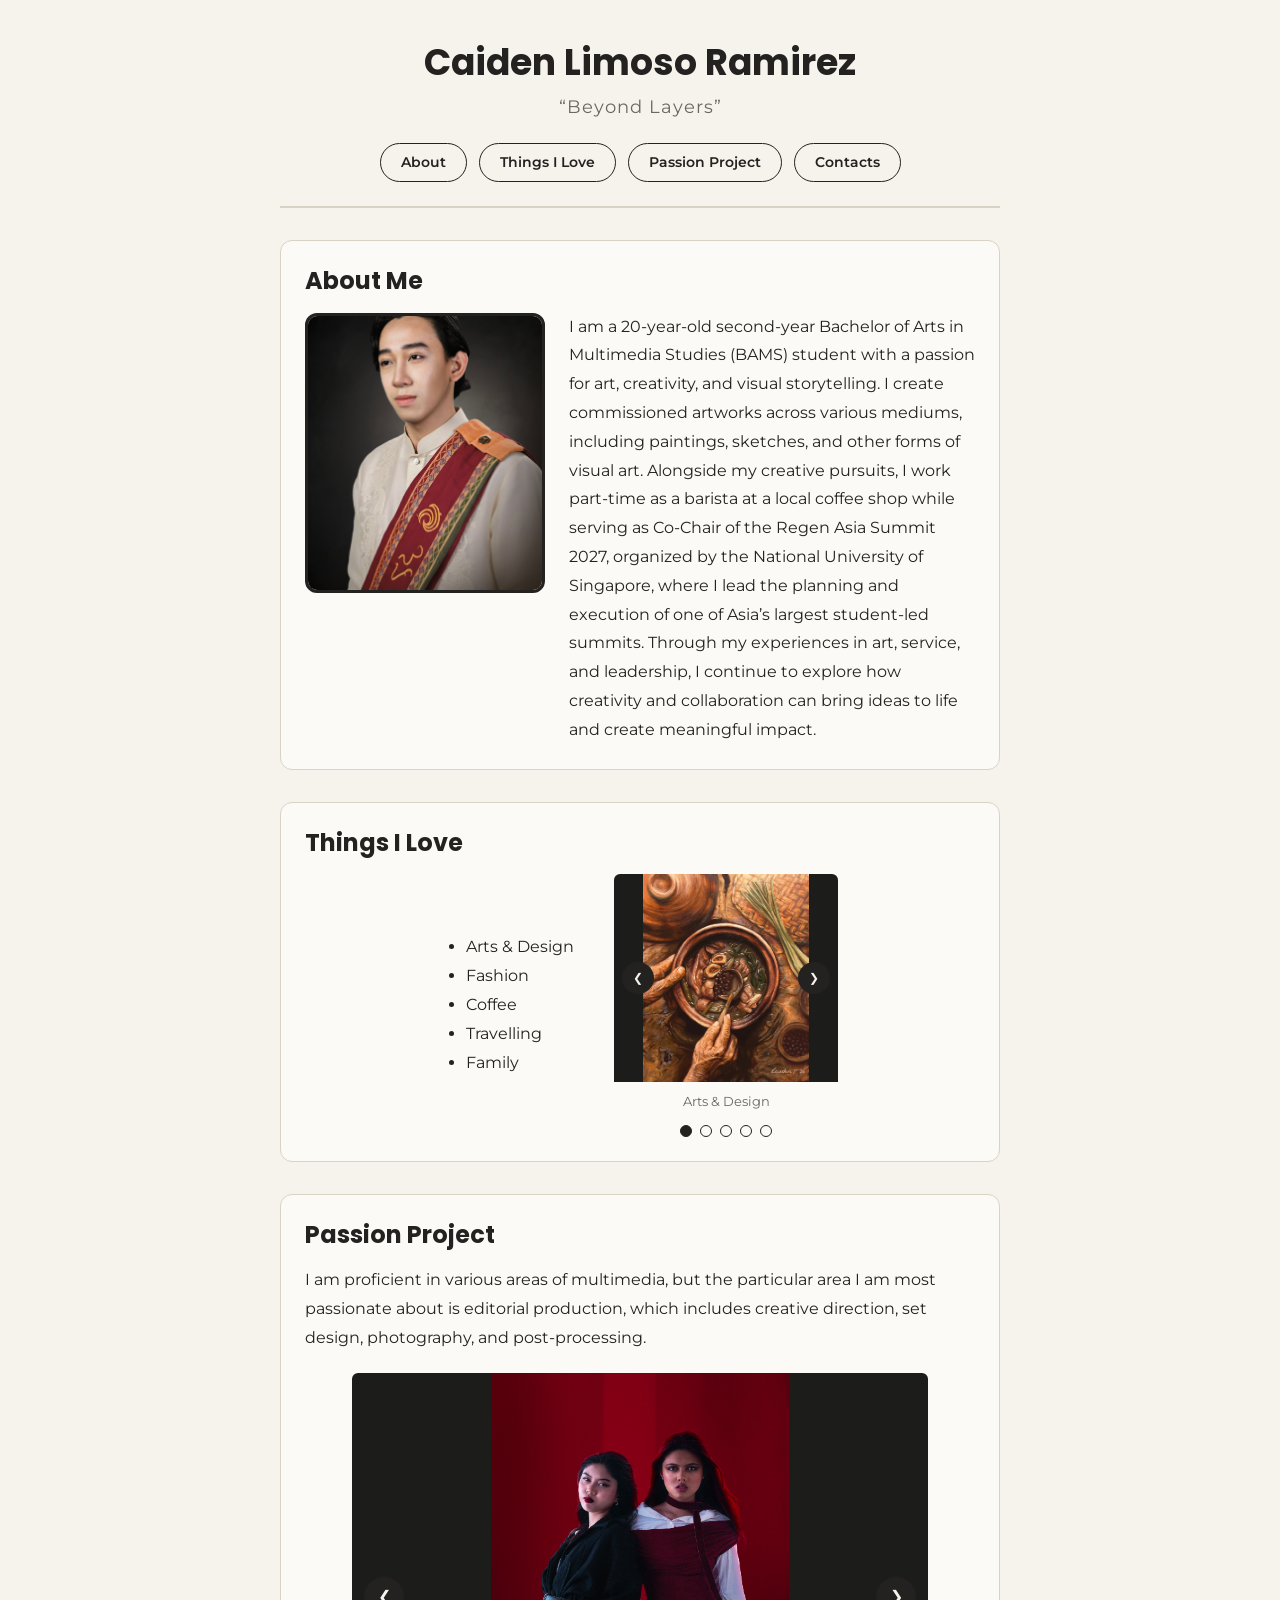
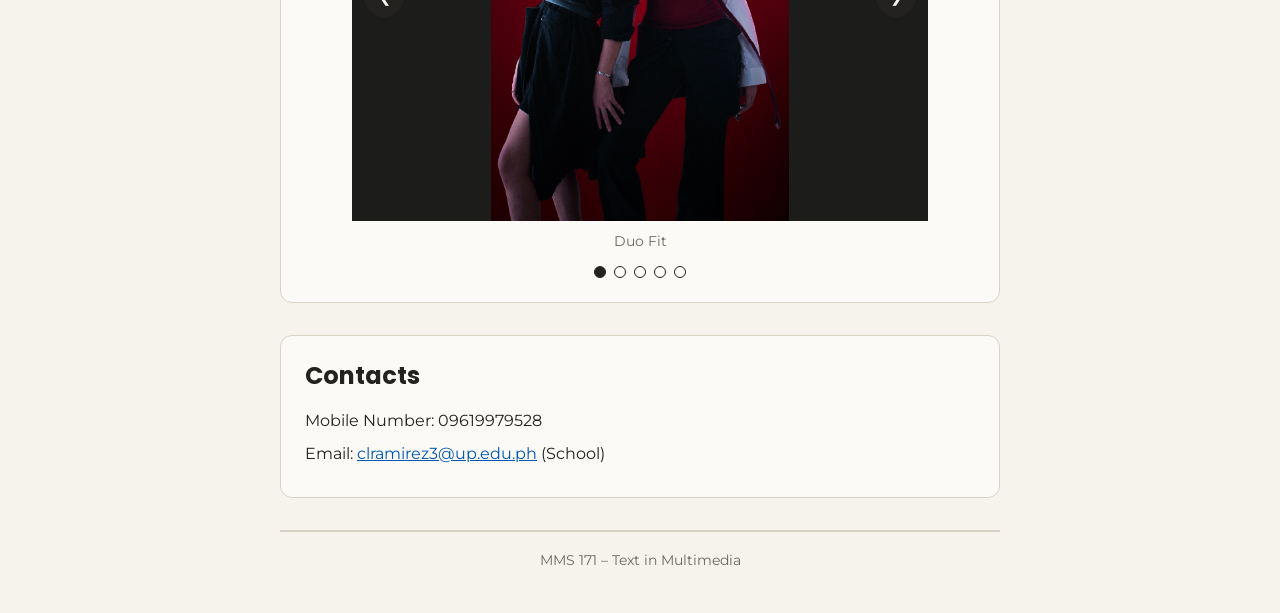
<file: Index.html>
<!DOCTYPE html>
<html lang="en">
<head>
  <meta charset="UTF-8">
  <meta name="viewport" content="width=device-width, initial-scale=1.0">
  <title>Caiden Limoso Ramirez - Profile</title>

  <link rel="preconnect" href="https://fonts.googleapis.com">
  <link rel="preconnect" href="https://fonts.gstatic.com" crossorigin>
  <link href="https://fonts.googleapis.com/css2?family=Montserrat:wght@400;600&family=Poppins:wght@700&display=swap" rel="stylesheet">

  <link rel="stylesheet" href="style.css">
</head>
<body>

  <header>
    <h1>Caiden Limoso Ramirez</h1>
    <p class="tagline">&ldquo;Beyond Layers&rdquo;</p>
    <nav>
      <a href="#about">About</a>
      <a href="#things">Things I Love</a>
      <a href="#passion">Passion Project</a>
      <a href="#contacts">Contacts</a>
    </nav>
  </header>

  <main>
    <section class="about" id="about">
      <h2>About Me</h2>
      <div class="about-photo">
    
        <img src="Images/profile.jpg" alt="Portrait of Caiden Limoso Ramirez" width="240" height="280">
        <div class="about-text">
          <p>
            I am a 20-year-old second-year Bachelor of Arts in Multimedia Studies (BAMS) student with a passion for art, creativity, and visual storytelling. I create commissioned artworks across various mediums, including paintings, sketches, and other forms of visual art. Alongside my creative pursuits, I work part-time as a barista at a local coffee shop while serving as Co-Chair of the Regen Asia Summit 2027, organized by the National University of Singapore, where I lead the planning and execution of one of Asia&rsquo;s largest student-led summits. Through my experiences in art, service, and leadership, I continue to explore how creativity and collaboration can bring ideas to life and create meaningful impact.
          </p>
        </div>
      </div>
    </section>

    <section class="things" id="things">
      <h2>Things I Love</h2>
      <div class="things-content">
      <ul>
        <li>Arts &amp; Design</li>
        <li>Fashion</li>
        <li>Coffee</li>
        <li>Travelling</li>
        <li>Family</li>
      </ul>
      <div class="carousel carousel-small" role="region" aria-roledescription="carousel" aria-label="Things I love">
        <div class="carousel-viewport">
          <div class="carousel-track">
            <figure class="slide" aria-label="1 of 5">
              <img src="Images/arts.jpg" alt="painting commissioned works">
              <figcaption>Arts &amp; Design</figcaption>
            </figure>
            <figure class="slide" aria-label="2 of 5">
              <img src="Images/fashion.jpg" alt="a man that knows how to dress">
              <figcaption>Fashion</figcaption>
            </figure>
            <figure class="slide" aria-label="3 of 5">
              <img src="Images/coffee.jpg" alt="part-time barista">
              <figcaption>Coffee</figcaption>
            </figure>
            <figure class="slide" aria-label="4 of 5">
              <img src="Images/travel.jpg" alt="always on an adventure">
              <figcaption>Travelling</figcaption>
            </figure>
            <figure class="slide" aria-label="5 of 5">
              <img src="Images/family.jpg" alt="family">
              <figcaption>Family</figcaption>
            </figure>
          </div>
 
          <button type="button" class="carousel-btn prev" aria-label="Previous image">&#10094;</button>
          <button type="button" class="carousel-btn next" aria-label="Next image">&#10095;</button>
          </div>

          <div class="carousel-dots">
            <button type="button" class="carousel-dot active" aria-label="Show image 1" aria-current="true"></button>
            <button type="button" class="carousel-dot" aria-label="Show image 2" aria-current="false"></button>
            <button type="button" class="carousel-dot" aria-label="Show image 3" aria-current="false"></button>
            <button type="button" class="carousel-dot" aria-label="Show image 4" aria-current="false"></button>
            <button type="button" class="carousel-dot" aria-label="Show image 5" aria-current="false"></button>
          </div>
        </div>
      </div>
    </section>

    <section class="passion" id="passion">
      <h2>Passion Project</h2>
      <p>
        I am proficient in various areas of multimedia, but the particular area I am most passionate about is editorial production, which includes creative direction, set design, photography, and post-processing.
      </p>

      <div class="carousel" role="region" aria-roledescription="carousel" aria-label="Editorial work">
        <div class="carousel-viewport">
          <div class="carousel-track">
            <figure class="slide" aria-label="1 of 5">
              <img src="Images/duo_fit.jpg" alt="Editorial shoot of two coordinated corporate chic looks">
              <figcaption>Duo Fit</figcaption>
            </figure>
            <figure class="slide" aria-label="2 of 5">
              <img src="Images/nyssa_hero.jpg" alt="Hero image of model Nyssa against a metallic background">
              <figcaption>Nyssa Hero Image</figcaption>
            </figure>
            <figure class="slide" aria-label="3 of 5">
              <img src="Images/tala_hero.jpg" alt="Hero image of model Tala against a bright red background">
              <figcaption>Tala Hero Image</figcaption>
            </figure>
            <figure class="slide" aria-label="4 of 5">
              <img src="Images/nyssa_portrait.jpg" alt="Portrait image of model Nyssa against a striking red background">
              <figcaption>Nyssa Portrait</figcaption>
            </figure>
            <figure class="slide" aria-label="5 of 5">
              <img src="Images/duo_fit2.jpg" alt="Editorial shoot of two coordinated corporate chic looks">
              <figcaption>Duo fit</figcaption>
            </figure>
          </div>

          <button type="button" class="carousel-btn prev" aria-label="Previous image">&#10094;</button>
          <button type="button" class="carousel-btn next" aria-label="Next image">&#10095;</button>
        </div>

        <div class="carousel-dots">
          <button type="button" class="carousel-dot active" aria-label="Show image 1" aria-current="true"></button>
          <button type="button" class="carousel-dot" aria-label="Show image 2" aria-current="false"></button>
          <button type="button" class="carousel-dot" aria-label="Show image 3" aria-current="false"></button>
          <button type="button" class="carousel-dot" aria-label="Show image 4" aria-current="false"></button>
          <button type="button" class="carousel-dot" aria-label="Show image 5" aria-current="false"></button>
        </div>
      </div>
    </section>

    <section class="contacts" id="contacts">
      <h2>Contacts</h2>
      <p>Mobile Number: 09619979528</p>
      <p>
        Email:
        <a href="mailto:clramirez3@up.edu.ph">clramirez3@up.edu.ph</a>
        (School)
      </p>
    </section>
  </main>

  <footer>
    <p>MMS 171 &ndash; Text in Multimedia</p>
  </footer>

  <script>
    document.querySelectorAll('.carousel').forEach(function (carousel) {
      var track = carousel.querySelector('.carousel-track');
      var dots = carousel.querySelectorAll('.carousel-dot');
      var count = track.children.length;
      var index = 0;

      function showSlide(i) {
        index = (i + count) % count;                     
        track.style.transform = 'translateX(-' + index * 100 + '%)';
        dots.forEach(function (dot, n) {
          dot.classList.toggle('active', n === index);
          dot.setAttribute('aria-current', n === index ? 'true' : 'false');
        });
      }

      carousel.querySelector('.prev').addEventListener('click', function () { showSlide(index - 1); });
      carousel.querySelector('.next').addEventListener('click', function () { showSlide(index + 1); });
      dots.forEach(function (dot, n) {
        dot.addEventListener('click', function () { showSlide(n); });
      });

      carousel.addEventListener('keydown', function (e) {
        if (e.key === 'ArrowLeft') showSlide(index - 1);
        if (e.key === 'ArrowRight') showSlide(index + 1);
      });
    });
  </script>
</body>
</html>
</file>
<file: style.css>
* {
  box-sizing: border-box;  
}

html {
  scroll-behavior: smooth;
}

body {
  background-color: #F5F3EB;
  color: #242221;
  font-family: "Montserrat", Arial, sans-serif;
  font-size: 1rem;
  line-height: 1.8;
  max-width: 48rem;
  margin: 2.5rem auto;
  padding: 0 1.5rem;
}

p {
  margin-top: 0;
  margin-bottom: 1rem;
}

ul {
  margin-top: 0;
  margin-bottom: 0;
  padding-left: 1.5rem;
}

/* ---------- 2. Headings ---------- */
h1, h2, h3 {
  font-family: "Poppins", Arial, sans-serif;
  font-weight: 700;
  color: #242221;
  line-height: 1.3;
}

h1 {
  font-size: 2.25rem;
  margin: 0 0 0.25rem;
}

h2 {
  font-size: 1.5rem;
  margin: 0 0 1rem;
}

h3 {
  font-size: 1.125rem;
  margin: 0 0 0.25rem;
}

/* ---------- 3. Header & Nav ---------- */
header {
  text-align: center;
  padding-bottom: 1.5rem;
  margin-bottom: 2rem;
  border-bottom: 2px solid #D8D3C4;
}

.tagline {
  font-size: 1.125rem;
  letter-spacing: 1px;
  color: #6B6862;
  margin-bottom: 1.25rem;
}

nav {
  display: flex;
  flex-wrap: wrap;
  justify-content: center;
  gap: 0.75rem;
}

nav a {
  color: #242221;
  font-size: 0.875rem;
  font-weight: 600;
  text-decoration: none;
  padding: 0.375rem 1.25rem;
  border: 1px solid #242221;
  border-radius: 2.5rem;
}

nav a:hover {
  background-color: #242221;
  color: #F5F3EB;
}

/* ---------- Shared section "card" look (box model) ---------- */
.about,
.things,
.passion,
.contacts {
  background-color: #FBFAF6;
  border: 1px solid #D8D3C4;
  border-radius: 0.75rem;
  padding: 1.5rem;          
  margin-bottom: 2rem;      
}

/* ---------- 4. About (Flexbox: photo next to bio) ---------- */
.about-photo {
  display: flex;
  align-items: flex-start;
  gap: 1.5rem;
}

.about-photo img {
  width: 15rem;
  height: 17.5rem;
  object-fit: cover;
  flex-shrink: 0;
  border: 3px solid #242221;
  border-radius: 0.75rem;
  background-color: #D8D3C4;   
}

.about-text {
  flex: 1;
}

.about-text p {
  margin: 0;
}

/* ---------- 5. Things I Love ---------- */
.things-content {
  display: flex;
  align-items: center;
  justify-content: center;   
  gap: 2.5rem;
}

.things-content ul {
  flex: 0 0 auto;            
}

/* ---------- 6. Passion Project (Flexbox: image gallery) ---------- */
.carousel {
  --slide-height: 28rem;      
  max-width: 36rem;
  margin: 1.25rem auto 0;
}

.carousel-viewport {
  position: relative;
  overflow: hidden;          
  border-radius: 0.375rem;
}

.carousel-track {
  display: flex;              
  transition: transform 0.4s ease;
}

.slide {
  flex: 0 0 100%;            
  margin: 0;
}

.slide img {
  display: block;
  width: 100%;
  height: var(--slide-height);
  object-fit: contain;         
  background-color: #1C1C1B;   
}

.slide figcaption {
  font-size: 0.875rem;
  color: #6B6862;
  text-align: center;
  margin-top: 0.5rem;
}

.carousel-btn {
  position: absolute;
  top: calc(var(--slide-height) / 2);
  transform: translateY(-50%);
  width: 2.5rem;
  height: 2.5rem;
  padding: 0;
  border: 0;
  border-radius: 50%;
  background-color: #242221;
  color: #F5F3EB;
  font-size: 1rem;
  cursor: pointer;
}

.carousel-btn.prev { left: 0.75rem; }
.carousel-btn.next { right: 0.75rem; }

.carousel-btn:hover {
  background-color: #6B6862;
}

.carousel-dots {
  display: flex;
  justify-content: center;
  gap: 0.5rem;
  margin-top: 0.75rem;
}

.carousel-dot {
  width: 0.75rem;
  height: 0.75rem;
  padding: 0;
  border: 1px solid #242221;
  border-radius: 50%;
  background-color: transparent;
  cursor: pointer;
}

.carousel-dot.active {
  background-color: #242221;
}

.carousel-btn:focus-visible,
.carousel-dot:focus-visible {
  outline: 3px solid #0056b3;
  outline-offset: 2px;
}

@media (prefers-reduced-motion: reduce) {
  .carousel-track {
    transition: none;
  }
}

.carousel-small {
  --slide-height: 13rem;
  width: 14rem;
  max-width: none;
  margin: 0;
  flex-shrink: 0;
}

.carousel-small .carousel-btn {
  width: 2rem;
  height: 2rem;
  font-size: 0.75rem;
}

.carousel-small .carousel-btn.prev { left: 0.5rem; }
.carousel-small .carousel-btn.next { right: 0.5rem; }

.carousel-small .slide figcaption {
  font-size: 0.8125rem;
}

/* ---------- 7. Contacts ---------- */
.contacts p {
  margin-bottom: 0.25rem;
}

/* ---------- 8. Footer ---------- */
footer {
  text-align: center;
  font-size: 0.875rem;
  color: #6B6862;
  border-top: 2px solid #D8D3C4;
  padding-top: 1rem;
}

footer p {
  margin: 0;
}

/* ---------- 9. Links ---------- */
a {
  color: #0056b3;
  text-decoration: underline;
}

a:hover {
  color: #003366;
  text-decoration: none;
}

a:focus-visible {
  outline: 3px solid #0056b3;
  outline-offset: 2px;
}

/* ---------- 10. Small screens: stack the layout ---------- */
@media (max-width: 600px) {
  body {
    margin: 1.5rem auto;
    padding: 0 1rem;
  }

  h1 {
    font-size: 1.75rem;
  }

  h2 {
    font-size: 1.25rem;
  }

  .about,
  .things,
  .passion,
  .contacts {
    padding: 1rem;
    margin-bottom: 1.5rem;
  }

  .about-photo {
    flex-direction: column;
    align-items: center;
  }

  .about-photo img {
    width: 100%;
    max-width: 15rem;
    height: auto;
    aspect-ratio: 6 / 7;
  }

  .carousel {
    --slide-height: 22rem;
  }

  .things-content {
    flex-direction: column;
    align-items: stretch;
  }

  .carousel-small {
    --slide-height: 16rem;
    width: 100%;
    max-width: 18rem;
    align-self: center;
  }
}
</file>
